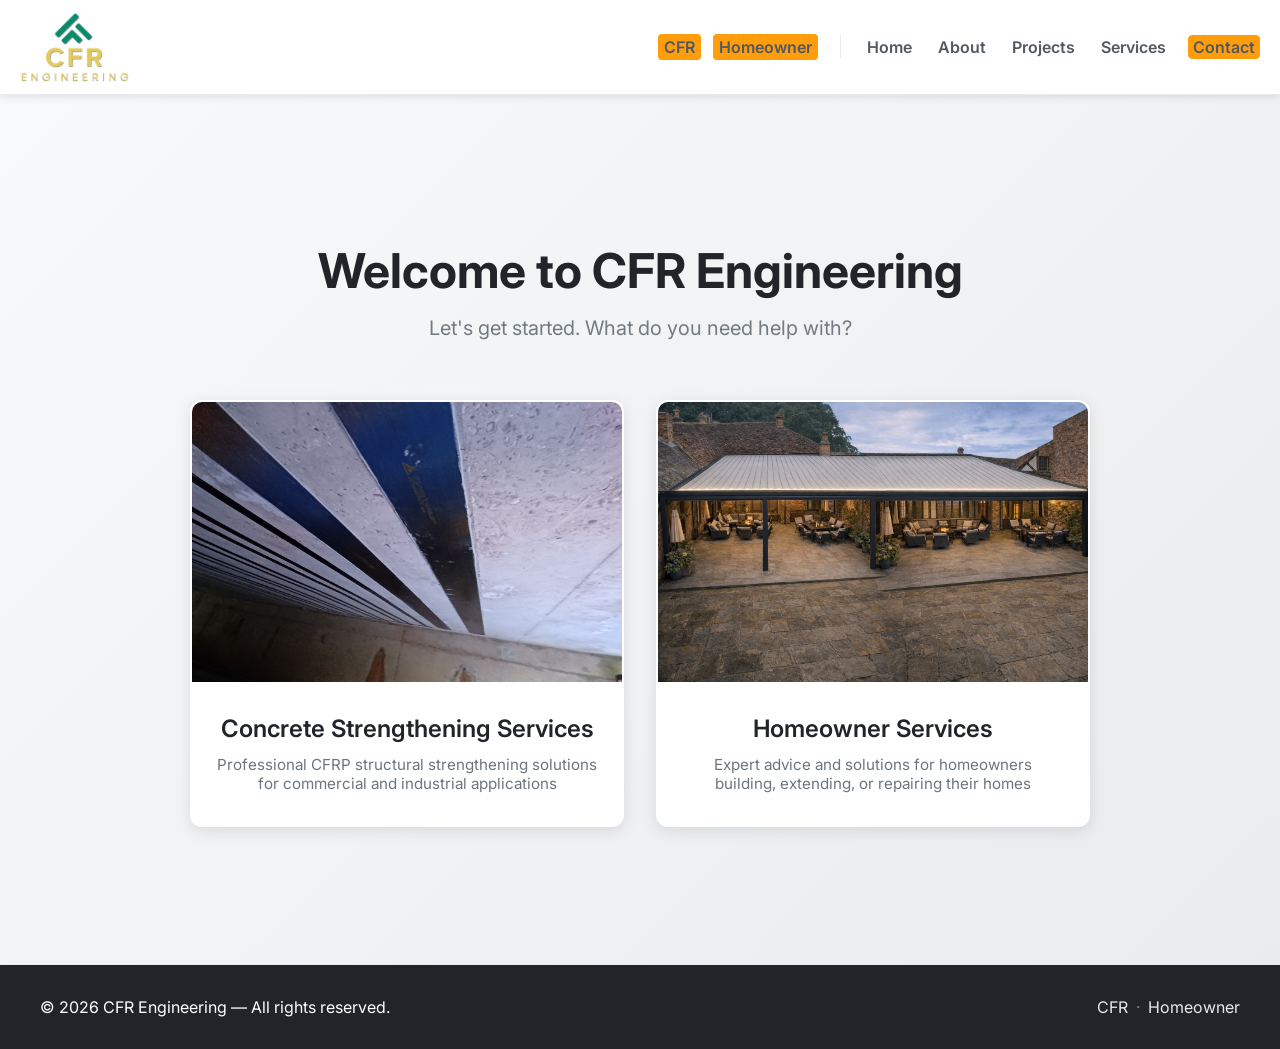
<file: index.html>
<!doctype html>
<html lang="en">
  <head>
    <meta charset="utf-8" />
    <meta name="viewport" content="width=device-width,initial-scale=1" />
    <title>CFR Engineering — Welcome</title>
    <link rel="icon" type="image/jpeg" href="images/logo/cfr-e_logo.jpg" />
    <link rel="stylesheet" href="css/style.css" />
    <link href="https://fonts.googleapis.com/css2?family=Inter:wght@300;400;600;800&display=swap" rel="stylesheet">
  </head>
  <body>
    <div id="header-placeholder"></div>

    <main>
      <section class="landing-hero">
        <div class="landing-container">
          <h1>Welcome to CFR Engineering</h1>
          <p class="tagline">Let's get started. What do you need help with?</p>
          
          <div class="landing-cards">
            <a href="cfr.html" class="landing-card">
              <div class="landing-card-image">
                <img src="images/photos/service_02.jpg" alt="Concrete Strengthening Services" style="width:100%;height:100%;object-fit:cover;" />
              </div>
              <div class="landing-card-content">
                <h2>Concrete Strengthening Services</h2>
                <p>Professional CFRP structural strengthening solutions for commercial and industrial applications</p>
              </div>
            </a>
            
            <a href="homeowner.html" class="landing-card">
              <div class="landing-card-image">
                <img src="images/photos/facade-outdoor/pergola-awning/pic17.jpg" alt="Homeowner Services" style="width:100%;height:100%;object-fit:cover;" />
              </div>
              <div class="landing-card-content">
                <h2>Homeowner Services</h2>
                <p>Expert advice and solutions for homeowners building, extending, or repairing their homes</p>
              </div>
            </a>
          </div>
        </div>
      </section>
    </main>

    <div id="footer-placeholder"></div>

    <script src="js/main.js"></script>
  </body>
</html>
</file>
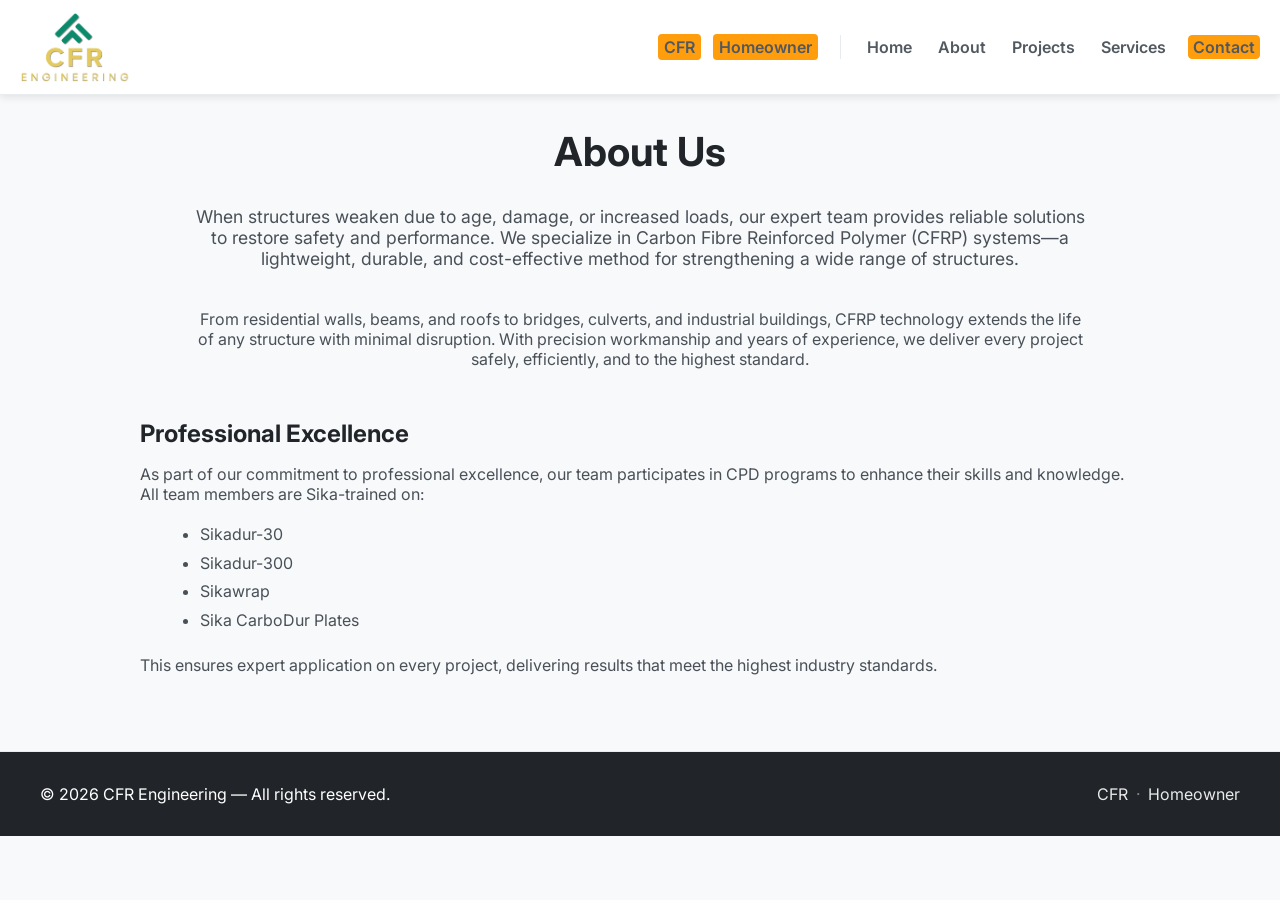
<file: about.html>
<!doctype html>
<html lang="en">
  <head>
    <meta charset="utf-8" />
    <meta name="viewport" content="width=device-width,initial-scale=1" />
    <title>About — Carbon Fibre Installation</title>
    <link rel="icon" type="image/jpeg" href="images/logo/cfr-e_logo.jpg" />
    <link rel="stylesheet" href="css/style.css" />
    <link href="https://fonts.googleapis.com/css2?family=Inter:wght@300;400;600;800&display=swap" rel="stylesheet">
  </head>
  <body class="page-bg">
    <div id="header-placeholder"></div>
    <main style="padding:100px 20px 60px;">
      <div style="max-width:1000px;margin:0 auto;">
        <h1 style="text-align:center;font-size:2.5rem;margin-bottom:30px;color:#212529;">About Us</h1>
        <p style="font-size:1.1rem;color:#495057;text-align:center;max-width:900px;margin:0 auto 40px;">When structures weaken due to age, damage, or increased loads, our expert team provides reliable solutions to restore safety and performance. We specialize in Carbon Fibre Reinforced Polymer (CFRP) systems—a lightweight, durable, and cost-effective method for strengthening a wide range of structures.</p>
        <p style="color:#495057;text-align:center;max-width:900px;margin:0 auto 50px;">From residential walls, beams, and roofs to bridges, culverts, and industrial buildings, CFRP technology extends the life of any structure with minimal disruption. With precision workmanship and years of experience, we deliver every project safely, efficiently, and to the highest standard.</p>
        
        <h2 style="color:#212529;margin-top:40px;">Professional Excellence</h2>
        <p style="color:#495057;">As part of our commitment to professional excellence, our team participates in CPD programs to enhance their skills and knowledge. All team members are Sika-trained on:</p>
        <ul style="margin:12px 0 20px 20px;line-height:1.8;color:#495057;">
          <li>Sikadur-30</li>
          <li>Sikadur-300</li>
          <li>Sikawrap</li>
          <li>Sika CarboDur Plates</li>
        </ul>
        <p style="color:#495057;">This ensures expert application on every project, delivering results that meet the highest industry standards.</p>
      </div>
    </main>
    <div id="footer-placeholder"></div>
    <script src="js/main.js"></script>
  </body>
</html>
</file>
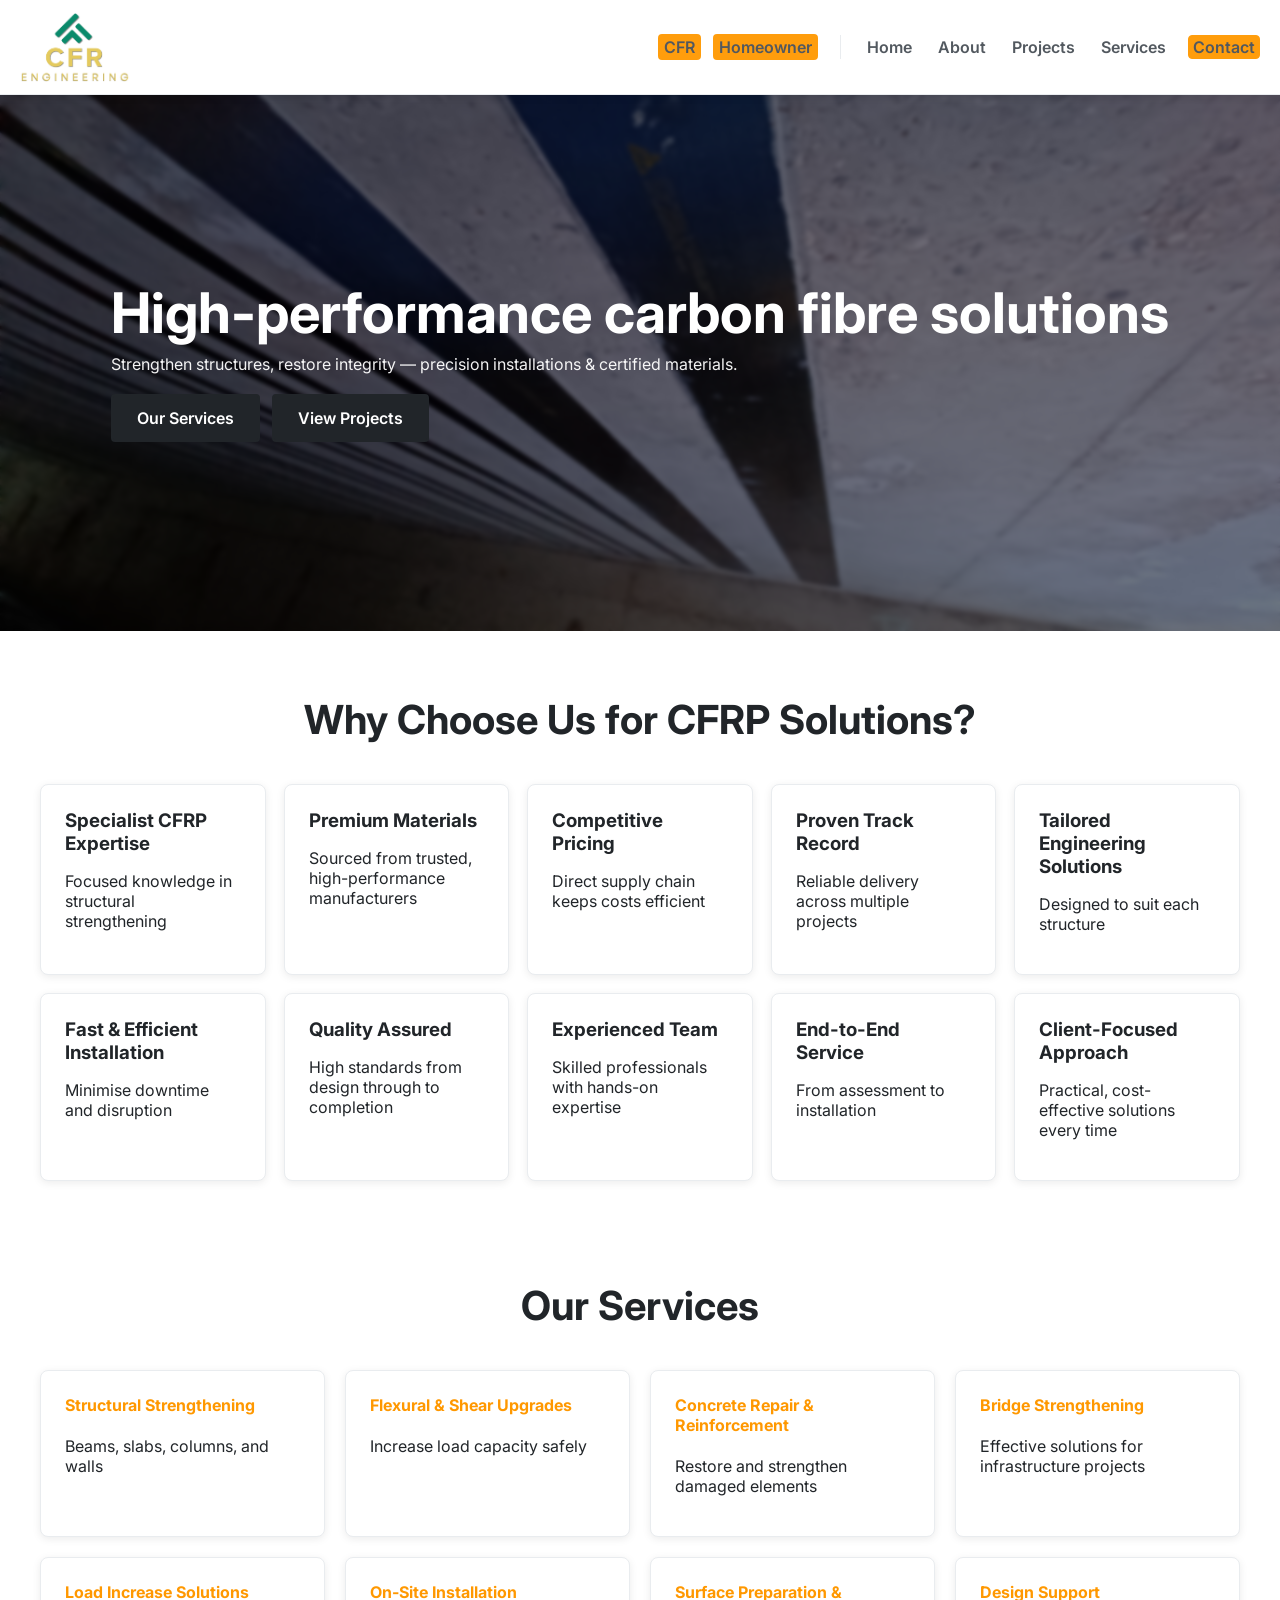
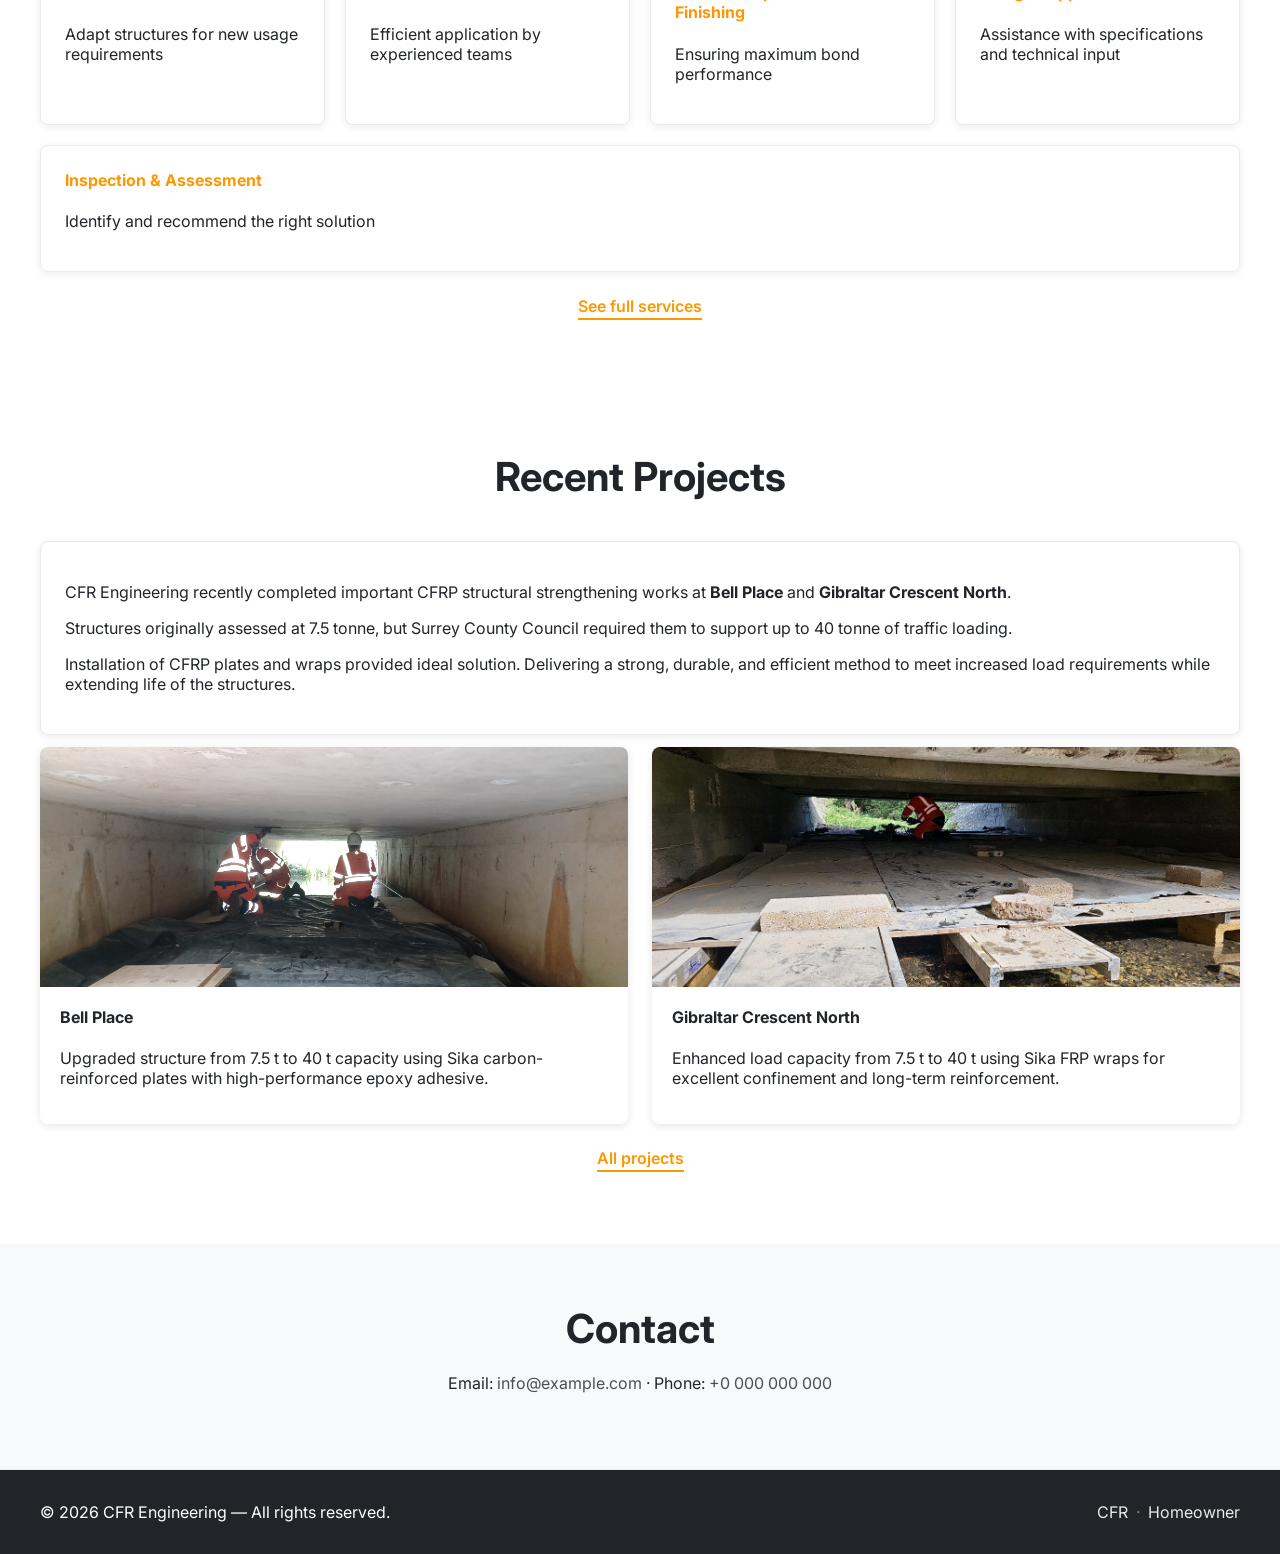
<file: cfr.html>
<!doctype html>
<html lang="en">
  <head>
    <meta charset="utf-8" />
    <meta name="viewport" content="width=device-width,initial-scale=1" />
    <title>Concrete Strengthening Services — CFR Engineering</title>
    <link rel="icon" type="image/jpeg" href="images/logo/cfr-e_logo.jpg" />
    <link rel="stylesheet" href="css/style.css" />
    <link href="https://fonts.googleapis.com/css2?family=Inter:wght@300;400;600;800&display=swap" rel="stylesheet">
  </head>
  <body>
    <div id="header-placeholder"></div>

    <main>
      <section class="hero">
        <div class="hero-inner">
          <h1>High-performance carbon fibre solutions</h1>
          <p class="tagline">Strengthen structures, restore integrity — precision installations & certified materials.</p>
          <p class="cta-row"><a class="primary-cta" href="#services">Our Services</a><a class="primary-cta" href="#projects">View Projects</a></p>
        </div>
      </section>

      <section class="attributes" aria-label="Why choose us">
        <h2 style="text-align:center;font-size:2.5rem;margin-bottom:40px;color:#212529;">Why Choose Us for CFRP Solutions?</h2>
        <div class="grid">
          <article class="tile">
            <h3>Specialist CFRP Expertise</h3>
            <p>Focused knowledge in structural strengthening</p>
          </article>
          <article class="tile">
            <h3>Premium Materials</h3>
            <p>Sourced from trusted, high-performance manufacturers</p>
          </article>
          <article class="tile">
            <h3>Competitive Pricing</h3>
            <p>Direct supply chain keeps costs efficient</p>
          </article>
          <article class="tile">
            <h3>Proven Track Record</h3>
            <p>Reliable delivery across multiple projects</p>
          </article>
          <article class="tile">
            <h3>Tailored Engineering Solutions</h3>
            <p>Designed to suit each structure</p>
          </article>
          <article class="tile">
            <h3>Fast & Efficient Installation</h3>
            <p>Minimise downtime and disruption</p>
          </article>
          <article class="tile">
            <h3>Quality Assured</h3>
            <p>High standards from design through to completion</p>
          </article>
          <article class="tile">
            <h3>Experienced Team</h3>
            <p>Skilled professionals with hands-on expertise</p>
          </article>
          <article class="tile">
            <h3>End-to-End Service</h3>
            <p>From assessment to installation</p>
          </article>
          <article class="tile">
            <h3>Client-Focused Approach</h3>
            <p>Practical, cost-effective solutions every time</p>
          </article>
        </div>
      </section>

      <section id="services" class="services-preview">
        <h2>Our Services</h2>
        <div class="cards">
          <div class="card"><h4>Structural Strengthening</h4><p>Beams, slabs, columns, and walls</p></div>
          <div class="card"><h4>Flexural & Shear Upgrades</h4><p>Increase load capacity safely</p></div>
          <div class="card"><h4>Concrete Repair & Reinforcement</h4><p>Restore and strengthen damaged elements</p></div>
          <div class="card"><h4>Bridge Strengthening</h4><p>Effective solutions for infrastructure projects</p></div>
          <div class="card"><h4>Load Increase Solutions</h4><p>Adapt structures for new usage requirements</p></div>
          <div class="card"><h4>On-Site Installation</h4><p>Efficient application by experienced teams</p></div>
          <div class="card"><h4>Surface Preparation & Finishing</h4><p>Ensuring maximum bond performance</p></div>
          <div class="card"><h4>Design Support</h4><p>Assistance with specifications and technical input</p></div>
          <div class="card"><h4>Inspection & Assessment</h4><p>Identify and recommend the right solution</p></div>
        </div>
        <p class="more"><a href="services.html">See full services</a></p>
      </section>

      <section id="projects" class="projects-preview">
        <h2>Recent Projects</h2>
        <div class="project-list">
          <div class="card"><p>CFR Engineering recently completed important CFRP structural strengthening works at <b>Bell Place</b> and <b>Gibraltar Crescent North</b>. </p></p>Structures originally assessed at 7.5 tonne, but Surrey County Council required them to support up to 40 tonne of traffic loading. </p></p>Installation of CFRP plates and wraps provided ideal solution. Delivering a strong, durable, and efficient method to meet increased load requirements while extending life of the structures.</p></div>
          </div>
        <div class="project-list">
          <article class="project">
            <img src="images/photos/bell_place/20250822_090637.jpg" alt="Bell Place aerial view" class="project-image" />
            <div class="project-content">
              <h4>Bell Place</h4>
              <p>Upgraded structure from 7.5 t to 40 t capacity using Sika carbon-reinforced plates with high-performance epoxy adhesive.</p>
            </div>
          </article>
          <article class="project">
            <img src="images/photos/gibraltar/Picture4.jpg" alt="Gibraltar Crescent North structural reinforcement" class="project-image" />
            <div class="project-content">
              <h4>Gibraltar Crescent North</h4>
              <p>Enhanced load capacity from 7.5 t to 40 t using Sika FRP wraps for excellent confinement and long-term reinforcement.</p>
            </div>
          </article>
        </div>
        <p class="more"><a href="projects.html">All projects</a></p>
      </section>

      <section id="contact" class="contact">
        <h2>Contact</h2>
        <p>Email: <a href="mailto:info@example.com">info@example.com</a> · Phone: <a href="tel:+000000000">+0 000 000 000</a></p>
      </section>
    </main>

    <div id="footer-placeholder"></div>

    <script src="js/main.js"></script>
  </body>
</html>
</file>
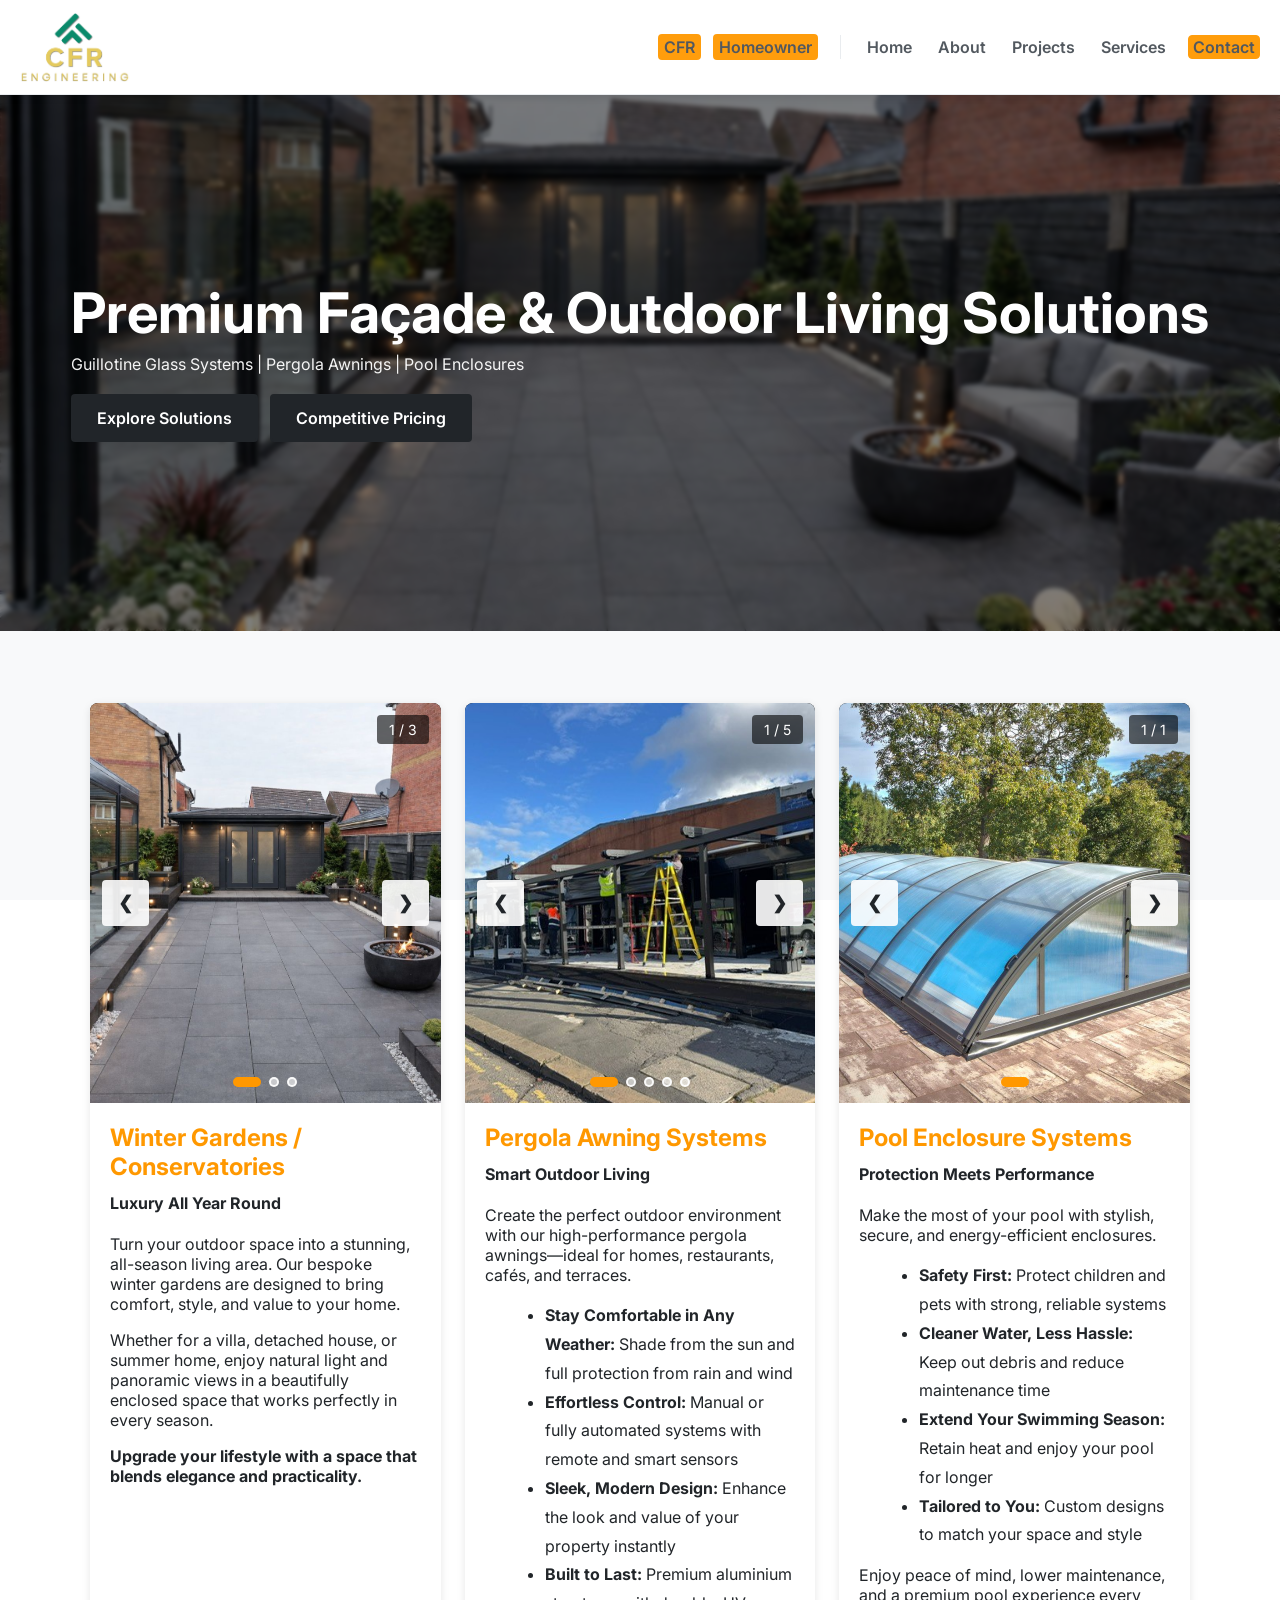
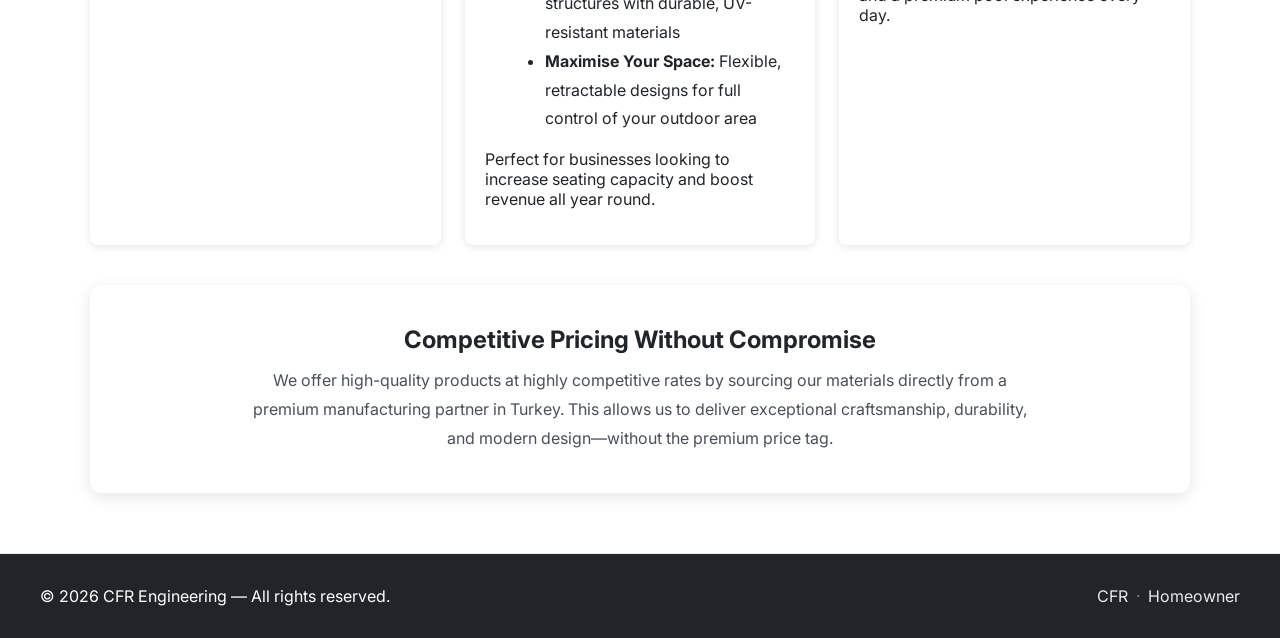
<file: homeowner.html>
<!doctype html>
<html lang="en">
  <head>
    <meta charset="utf-8" />
    <meta name="viewport" content="width=device-width,initial-scale=1" />
    <title>Homeowner Services — CFR Engineering</title>
    <link rel="icon" type="image/jpeg" href="images/logo/cfr-e_logo.jpg" />
    <link rel="stylesheet" href="css/style.css" />
    <link href="https://fonts.googleapis.com/css2?family=Inter:wght@300;400;600;800&display=swap" rel="stylesheet">
  </head>
  <body class="page-bg">
    <div id="header-placeholder"></div>
    
    <main>
      <section class="hero" style="background-image:url('images/photos/facade-outdoor/winter-garden/pic16.jpg');">
        <div class="hero-inner">
          <h1>Premium Façade & Outdoor Living Solutions</h1>
          <p class="tagline">Guillotine Glass Systems | Pergola Awnings | Pool Enclosures</p>
          <p class="cta-row"><a class="primary-cta" href="#homeowner-services">Explore Solutions</a><a class="primary-cta" href="#pricing">Competitive Pricing</a></p>
        </div>
      </section>

      <section id="homeowner-services" style="padding:60px 20px 60px;">
      <div style="max-width:1100px;margin:0 auto;">
        
        <div class="project-list" style="margin-bottom:40px;">
          <article class="project">
            <div class="slideshow-gallery">
              <div class="slides">
                <div class="slide active">
                  <img src="images/photos/facade-outdoor/winter-garden/pic16.jpg" alt="Winter Garden - View 1" />
                </div>
                <div class="slide">
                  <img src="images/photos/facade-outdoor/winter-garden/pic4.jpg" alt="Winter Garden - View 2" />
                </div>
                <div class="slide">
                  <img src="images/photos/facade-outdoor/winter-garden/pic8.jpg" alt="Winter Garden - View 3" />
                </div>
              </div>
              <button class="prev">&#10094;</button>
              <button class="next">&#10095;</button>
              <div class="dots">
                <span class="dot active"></span>
                <span class="dot"></span>
                <span class="dot"></span>
              </div>
              <div class="counter">1 / 3</div>
            </div>
            <div class="project-content">
              <h2 style="margin-top:0;color:#ff9800;">Winter Gardens / Conservatories</h2>
              <h4>Luxury All Year Round</h4>
              <p>Turn your outdoor space into a stunning, all-season living area. Our bespoke winter gardens are designed to bring comfort, style, and value to your home.</p>
              <p>Whether for a villa, detached house, or summer home, enjoy natural light and panoramic views in a beautifully enclosed space that works perfectly in every season.</p>
              <p><strong>Upgrade your lifestyle with a space that blends elegance and practicality.</strong></p>
            </div>
          </article>
          
          <article class="project">
            <div class="slideshow-gallery">
              <div class="slides">
                <div class="slide active">
                  <img src="images/photos/facade-outdoor/pergola-awning/pic1.jpg" alt="Pergola Awning - View 1" />
                </div>
                <div class="slide">
                  <img src="images/photos/facade-outdoor/pergola-awning/pic17.jpg" alt="Pergola Awning - View 2" />
                </div>
                <div class="slide">
                  <img src="images/photos/facade-outdoor/pergola-awning/pic2.jpg" alt="Pergola Awning - View 3" />
                </div>
                <div class="slide">
                  <img src="images/photos/facade-outdoor/pergola-awning/pic3.jpg" alt="Pergola Awning - View 4" />
                </div>
                <div class="slide">
                  <img src="images/photos/facade-outdoor/pergola-awning/pic5.jpg" alt="Pergola Awning - View 5" />
                </div>
              </div>
              <button class="prev">&#10094;</button>
              <button class="next">&#10095;</button>
              <div class="dots">
                <span class="dot active"></span>
                <span class="dot"></span>
                <span class="dot"></span>
                <span class="dot"></span>
                <span class="dot"></span>
              </div>
              <div class="counter">1 / 5</div>
            </div>
            <div class="project-content">
              <h2 style="margin-top:0;color:#ff9800;">Pergola Awning Systems</h2>
              <h4>Smart Outdoor Living</h4>
              <p>Create the perfect outdoor environment with our high-performance pergola awnings—ideal for homes, restaurants, cafés, and terraces.</p>
              <ul style="margin:12px 0 12px 20px;line-height:1.8;">
                <li><strong>Stay Comfortable in Any Weather:</strong> Shade from the sun and full protection from rain and wind</li>
                <li><strong>Effortless Control:</strong> Manual or fully automated systems with remote and smart sensors</li>
                <li><strong>Sleek, Modern Design:</strong> Enhance the look and value of your property instantly</li>
                <li><strong>Built to Last:</strong> Premium aluminium structures with durable, UV-resistant materials</li>
                <li><strong>Maximise Your Space:</strong> Flexible, retractable designs for full control of your outdoor area</li>
              </ul>
              <p>Perfect for businesses looking to increase seating capacity and boost revenue all year round.</p>
            </div>
          </article>
          
          <article class="project">
            <div class="slideshow-gallery">
              <div class="slides">
                <div class="slide active">
                  <img src="images/photos/facade-outdoor/pool-enclousre/klasik1.jpg" alt="Pool Enclosure - View 1" />
                </div>
              </div>
              <button class="prev">&#10094;</button>
              <button class="next">&#10095;</button>
              <div class="dots">
                <span class="dot active"></span>
              </div>
              <div class="counter">1 / 1</div>
            </div>
            <div class="project-content">
              <h2 style="margin-top:0;color:#ff9800;">Pool Enclosure Systems</h2>
              <h4>Protection Meets Performance</h4>
              <p>Make the most of your pool with stylish, secure, and energy-efficient enclosures.</p>
              <ul style="margin:12px 0 12px 20px;line-height:1.8;">
                <li><strong>Safety First:</strong> Protect children and pets with strong, reliable systems</li>
                <li><strong>Cleaner Water, Less Hassle:</strong> Keep out debris and reduce maintenance time</li>
                <li><strong>Extend Your Swimming Season:</strong> Retain heat and enjoy your pool for longer</li>
                <li><strong>Tailored to You:</strong> Custom designs to match your space and style</li>
              </ul>
              <p>Enjoy peace of mind, lower maintenance, and a premium pool experience every day.</p>
            </div>
          </article>
        </div>
        
        <div id="pricing" style="background:#ffffff;padding:40px 32px;border-radius:12px;box-shadow:0 4px 16px rgba(0,0,0,0.1);margin-top:40px;">
          <h2 style="text-align:center;color:#212529;margin-top:0;">Competitive Pricing Without Compromise</h2>
          <p style="color:#495057;text-align:center;max-width:800px;margin:0 auto;line-height:1.8;">We offer high-quality products at highly competitive rates by sourcing our materials directly from a premium manufacturing partner in Turkey. This allows us to deliver exceptional craftsmanship, durability, and modern design—without the premium price tag.</p>
        </div>
      </div>
      </section>
    </main>
    
    <div id="footer-placeholder"></div>

    <script src="js/main.js"></script>
  </body>
</html>
</file>
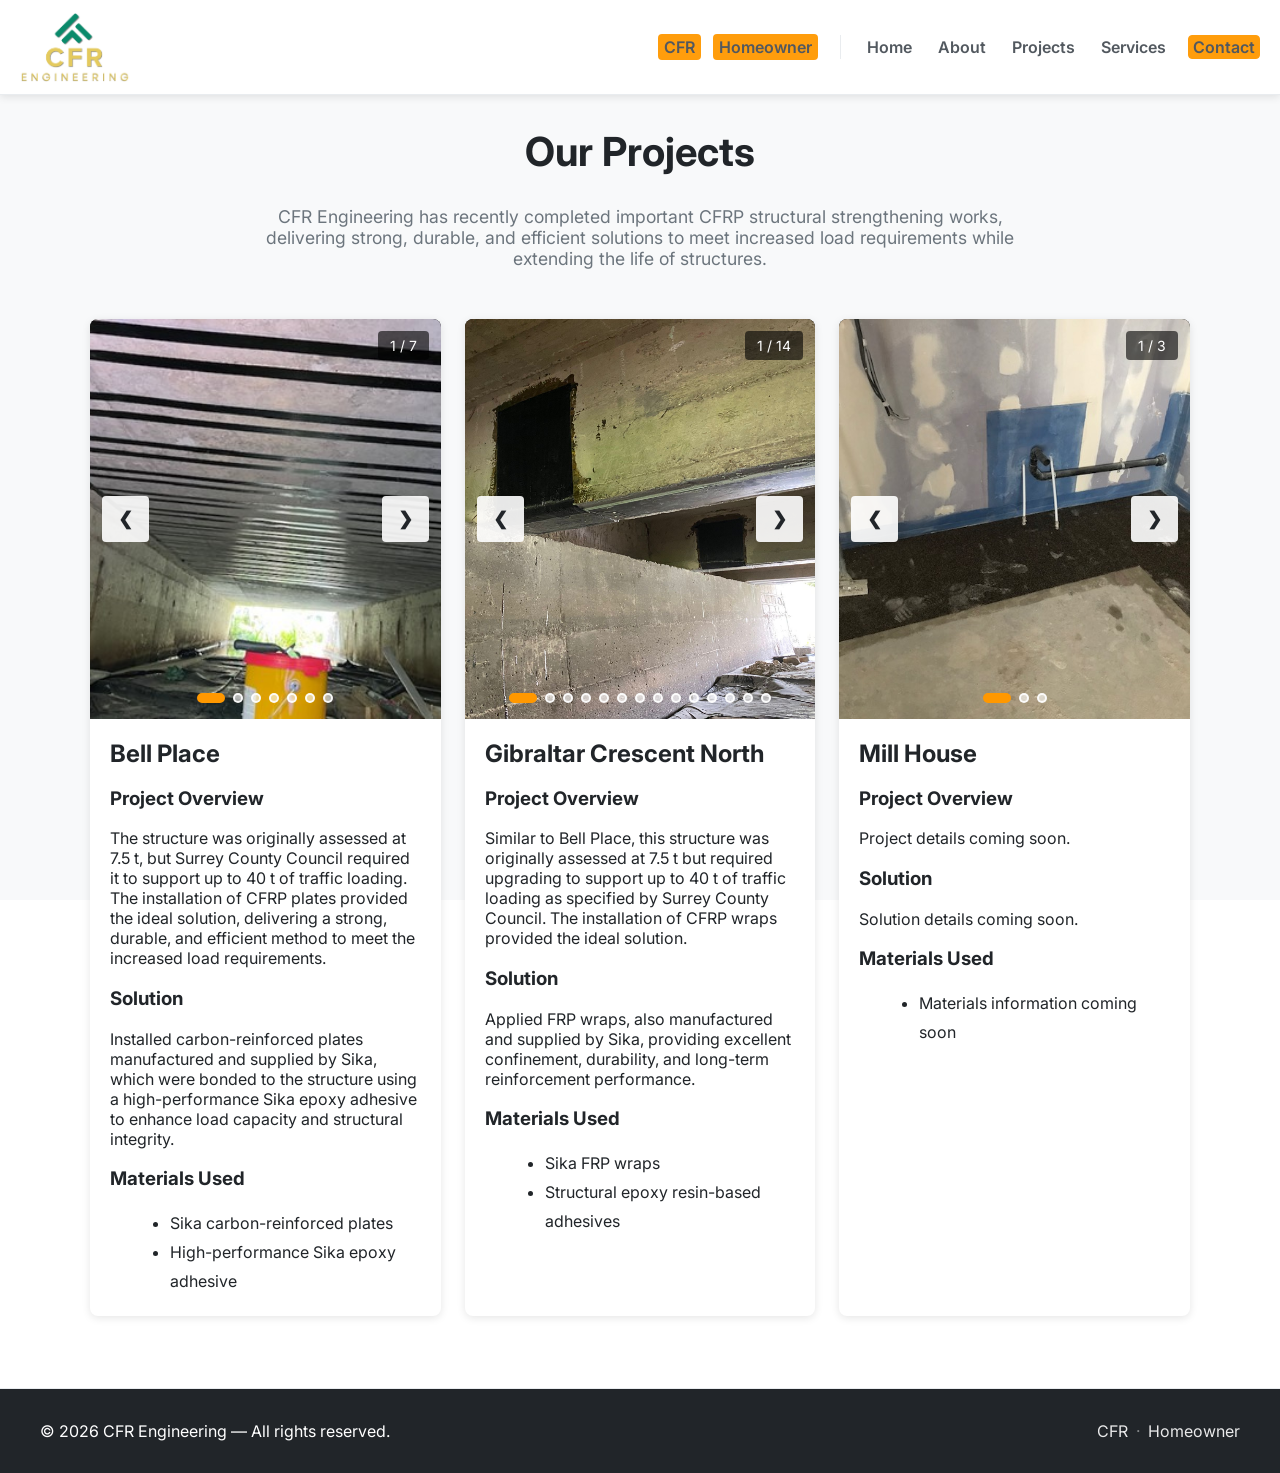
<file: projects.html>
<!doctype html>
<html lang="en">
  <head>
    <meta charset="utf-8" />
    <meta name="viewport" content="width=device-width,initial-scale=1" />
    <title>Projects — CFR Engineering</title>
    <link rel="icon" type="image/jpeg" href="images/logo/cfr-e_logo.jpg" />
    <link rel="stylesheet" href="css/style.css" />
    <link href="https://fonts.googleapis.com/css2?family=Inter:wght@300;400;600;800&display=swap" rel="stylesheet">
  </head>
  <body class="page-bg">
    <div id="header-placeholder"></div>
    <main style="padding:100px 20px 60px;">
      <div style="max-width:1100px;margin:0 auto;">
        <h1 style="text-align:center;font-size:2.5rem;margin-bottom:30px;color:#212529;">Our Projects</h1>
        <p style="text-align:center;max-width:800px;margin:0 auto 50px;font-size:1.1rem;color:#6c757d;">CFR Engineering has recently completed important CFRP structural strengthening works, delivering strong, durable, and efficient solutions to meet increased load requirements while extending the life of structures.</p>
        
        <div class="project-list">
          <article class="project">
            <div class="slideshow-gallery">
              <div class="slides">
                <div class="slide active">
                  <img src="images/photos/bell_place/Picture1.jpg" alt="Bell Place - View 1" />
                </div>
                <div class="slide">
                  <img src="images/photos/bell_place/20250820_145505.jpg" alt="Bell Place - View 2" />
                </div>
                <div class="slide">
                  <img src="images/photos/bell_place/20250822_090637.jpg" alt="Bell Place - View 3" />
                </div>
                <div class="slide">
                  <img src="images/photos/bell_place/20250826_105947.jpg" alt="Bell Place - View 4" />
                </div>
                <div class="slide">
                  <img src="images/photos/bell_place/IMG-20250926-WA0091.jpg" alt="Bell Place - View 5" />
                </div>
                <div class="slide">
                  <img src="images/photos/bell_place/IMG-20250929-WA0001.jpg" alt="Bell Place - View 6" />
                </div>
                <div class="slide">
                  <img src="images/photos/bell_place/IMG-20250929-WA0002.jpg" alt="Bell Place - View 7" />
                </div>
              </div>
              <button class="prev">&#10094;</button>
              <button class="next">&#10095;</button>
              <div class="dots">
                <span class="dot active"></span>
                <span class="dot"></span>
                <span class="dot"></span>
                <span class="dot"></span>
                <span class="dot"></span>
                <span class="dot"></span>
                <span class="dot"></span>
              </div>
              <div class="counter">1 / 7</div>
            </div>
            <div class="project-content">
              <h2 style="margin-top:0;">Bell Place</h2>
              <h3>Project Overview</h3>
              <p>The structure was originally assessed at 7.5 t, but Surrey County Council required it to support up to 40 t of traffic loading. The installation of CFRP plates provided the ideal solution, delivering a strong, durable, and efficient method to meet the increased load requirements.</p>
              
              <h3>Solution</h3>
              <p>Installed carbon-reinforced plates manufactured and supplied by Sika, which were bonded to the structure using a high-performance Sika epoxy adhesive to enhance load capacity and structural integrity.</p>
              
              <h3>Materials Used</h3>
              <ul style="margin:8px 0 0 20px;line-height:1.8;">
                <li>Sika carbon-reinforced plates</li>
                <li>High-performance Sika epoxy adhesive</li>
              </ul>
            </div>
          </article>
          
          <article class="project">
            <div class="slideshow-gallery">
              <div class="slides">
                <div class="slide active">
                  <img src="images/photos/gibraltar/IMG-20250929-WA0004.jpg" alt="Gibraltar Crescent North - View 1" />
                </div>
                <div class="slide">
                  <img src="images/photos/gibraltar/Picture2.jpg" alt="Gibraltar Crescent North - View 2" />
                </div>
                <div class="slide">
                  <img src="images/photos/gibraltar/Picture4.jpg" alt="Gibraltar Crescent North - View 3" />
                </div>
                <div class="slide">
                  <img src="images/photos/gibraltar/Picture5.jpg" alt="Gibraltar Crescent North - View 4" />
                </div>
                <div class="slide">
                  <img src="images/photos/gibraltar/IMG-20250926-WA0001.jpg" alt="Gibraltar Crescent North - View 5" />
                </div>
                <div class="slide">
                  <img src="images/photos/gibraltar/IMG-20250926-WA0051.jpg" alt="Gibraltar Crescent North - View 6" />
                </div>
                <div class="slide">
                  <img src="images/photos/gibraltar/IMG-20250926-WA0076.jpg" alt="Gibraltar Crescent North - View 7" />
                </div>
                <div class="slide">
                  <img src="images/photos/gibraltar/IMG-20251002-WA0019.jpg" alt="Gibraltar Crescent North - View 8" />
                </div>
                <div class="slide">
                  <img src="images/photos/gibraltar/TimePhoto_20250926_130953.jpg" alt="Gibraltar Crescent North - View 9" />
                </div>
                <div class="slide">
                  <img src="images/photos/gibraltar/TimePhoto_20251001_084759.jpg" alt="Gibraltar Crescent North - View 10" />
                </div>
                <div class="slide">
                  <img src="images/photos/gibraltar/TimePhoto_20251001_140124.jpg" alt="Gibraltar Crescent North - View 11" />
                </div>
                <div class="slide">
                  <img src="images/photos/gibraltar/TimePhoto_20251002_134314.jpg" alt="Gibraltar Crescent North - View 12" />
                </div>
                <div class="slide">
                  <img src="images/photos/gibraltar/cfrp2.jpg" alt="Gibraltar Crescent North - View 13" />
                </div>
                <div class="slide">
                  <img src="images/photos/gibraltar/project_GCN_05.png" alt="Gibraltar Crescent North - View 14" />
                </div>
              </div>
              <button class="prev">&#10094;</button>
              <button class="next">&#10095;</button>
              <div class="dots">
                <span class="dot active"></span>
                <span class="dot"></span>
                <span class="dot"></span>
                <span class="dot"></span>
                <span class="dot"></span>
                <span class="dot"></span>
                <span class="dot"></span>
                <span class="dot"></span>
                <span class="dot"></span>
                <span class="dot"></span>
                <span class="dot"></span>
                <span class="dot"></span>
                <span class="dot"></span>
                <span class="dot"></span>
              </div>
              <div class="counter">1 / 14</div>
            </div>
            <div class="project-content">
              <h2 style="margin-top:0;">Gibraltar Crescent North</h2>
              <h3>Project Overview</h3>
              <p>Similar to Bell Place, this structure was originally assessed at 7.5 t but required upgrading to support up to 40 t of traffic loading as specified by Surrey County Council. The installation of CFRP wraps provided the ideal solution.</p>
              
              <h3>Solution</h3>
              <p>Applied FRP wraps, also manufactured and supplied by Sika, providing excellent confinement, durability, and long-term reinforcement performance.</p>
              
              <h3>Materials Used</h3>
              <ul style="margin:8px 0 0 20px;line-height:1.8;">
                <li>Sika FRP wraps</li>
                <li>Structural epoxy resin-based adhesives</li>
              </ul>
            </div>
          </article>
          
          <article class="project">
            <div class="slideshow-gallery">
              <div class="slides">
                <div class="slide active">
                  <img src="images/photos/mill_house/IMG_4961.jpeg" alt="Mill House - View 1" />
                </div>
                <div class="slide">
                  <img src="images/photos/mill_house/20bd745a-9da0-48ef-bf19-058e55882403.JPG" alt="Mill House - View 2" />
                </div>
                <div class="slide">
                  <img src="images/photos/mill_house/9cdac686-f932-4897-8a69-9ca6b63fcb27.JPG" alt="Mill House - View 3" />
                </div>
              </div>
              <button class="prev">&#10094;</button>
              <button class="next">&#10095;</button>
              <div class="dots">
                <span class="dot active"></span>
                <span class="dot"></span>
                <span class="dot"></span>
              </div>
              <div class="counter">1 / 3</div>
            </div>
            <div class="project-content">
              <h2 style="margin-top:0;">Mill House</h2>
              <h3>Project Overview</h3>
              <p>Project details coming soon.</p>
              
              <h3>Solution</h3>
              <p>Solution details coming soon.</p>
              
              <h3>Materials Used</h3>
              <ul style="margin:8px 0 0 20px;line-height:1.8;">
                <li>Materials information coming soon</li>
              </ul>
            </div>
          </article>
        </div>
      </div>
    </main>
    <div id="footer-placeholder"></div>
    <script src="js/main.js"></script>
  </body>
</html>
</file>
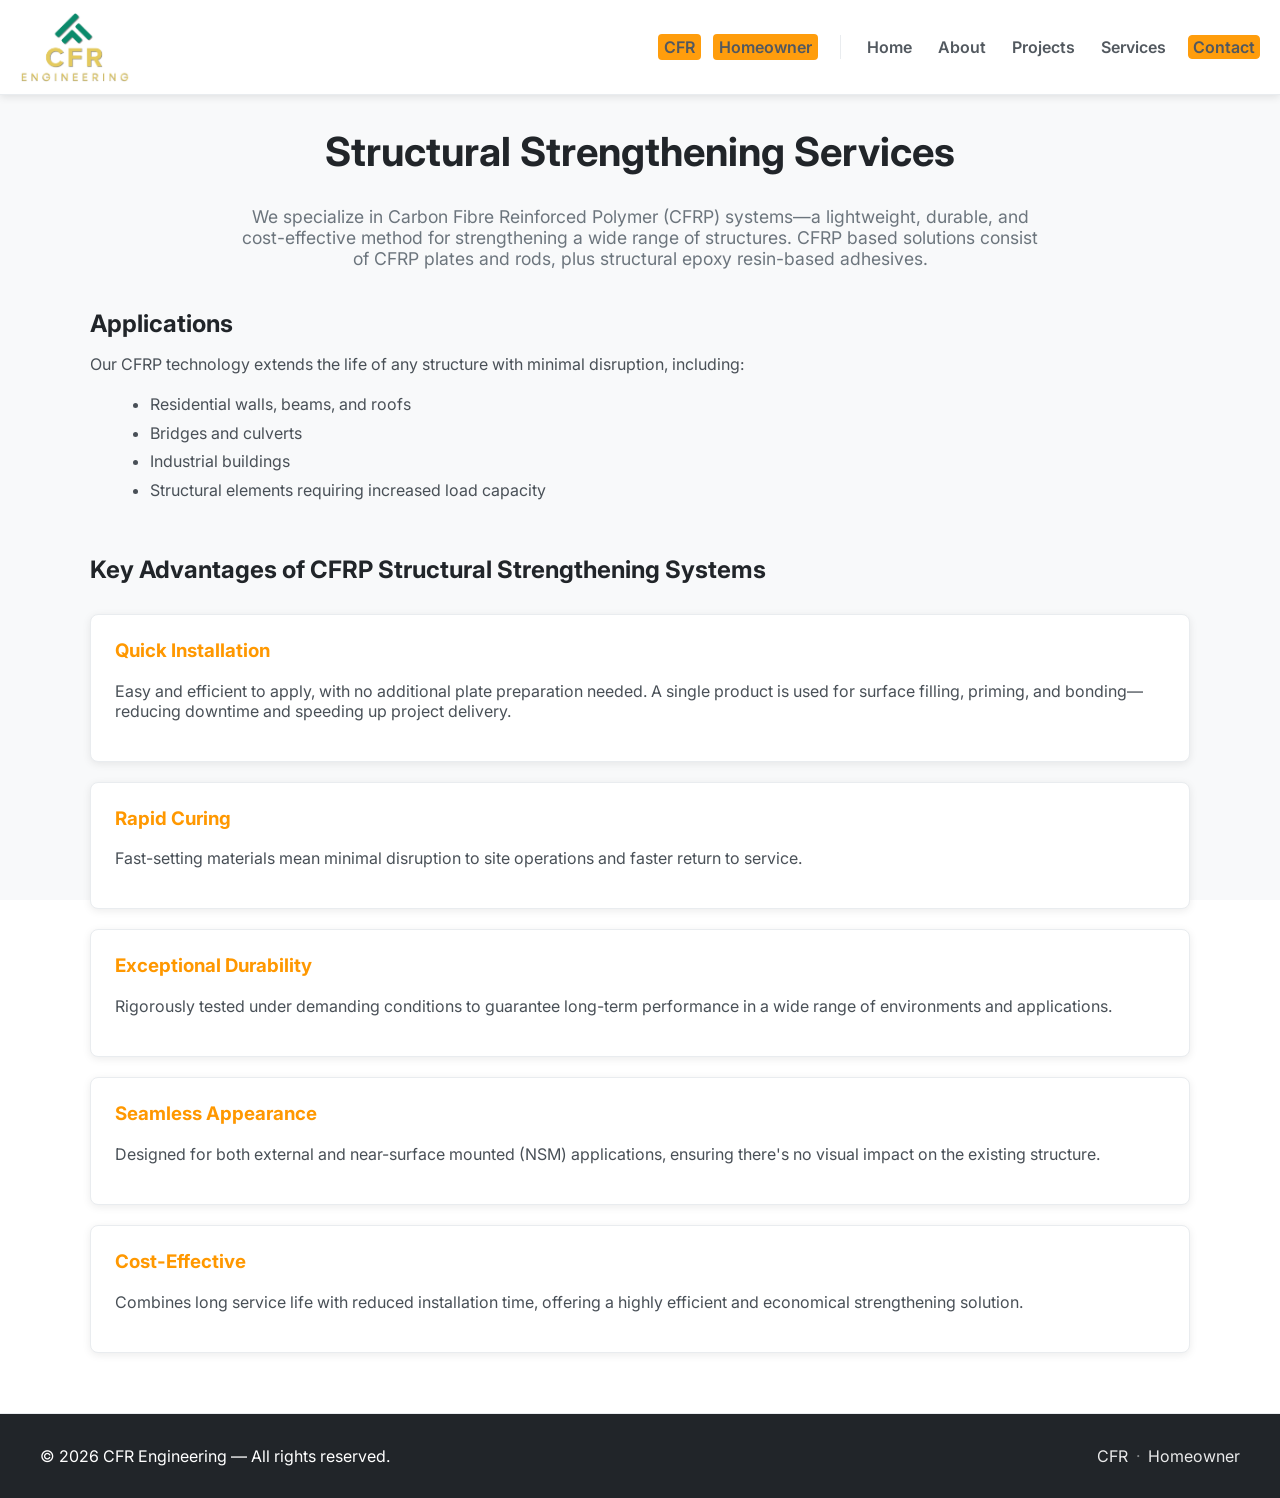
<file: services.html>
<!doctype html>
<html lang="en">
  <head>
    <meta charset="utf-8" />
    <meta name="viewport" content="width=device-width,initial-scale=1" />
    <title>Services — CFR Engineering</title>
    <link rel="icon" type="image/jpeg" href="images/logo/cfr-e_logo.jpg" />
    <link rel="stylesheet" href="css/style.css" />
    <link href="https://fonts.googleapis.com/css2?family=Inter:wght@300;400;600;800&display=swap" rel="stylesheet">
  </head>
  <body class="page-bg">
    <div id="header-placeholder"></div>
    <main style="padding:100px 20px 60px;">
      <div style="max-width:1100px;margin:0 auto;">
        <h1 style="text-align:center;font-size:2.5rem;margin-bottom:30px;color:#212529;">Structural Strengthening Services</h1>
        <p style="text-align:center;max-width:800px;margin:0 auto 40px;font-size:1.1rem;color:#6c757d;">We specialize in Carbon Fibre Reinforced Polymer (CFRP) systems—a lightweight, durable, and cost-effective method for strengthening a wide range of structures. CFRP based solutions consist of CFRP plates and rods, plus structural epoxy resin-based adhesives.</p>
        
        <h2 style="color:#212529;margin-top:40px;">Applications</h2>
        <p style="color:#495057;">Our CFRP technology extends the life of any structure with minimal disruption, including:</p>
        <ul style="margin:12px 0 20px 20px;line-height:1.8;color:#495057;">
          <li>Residential walls, beams, and roofs</li>
          <li>Bridges and culverts</li>
          <li>Industrial buildings</li>
          <li>Structural elements requiring increased load capacity</li>
        </ul>

        <h2 style="color:#212529;margin-top:50px;">Key Advantages of CFRP Structural Strengthening Systems</h2>
        <div style="margin-top:30px;">
          <div style="background:#ffffff;padding:24px;border-radius:8px;margin-bottom:20px;border:1px solid #e9ecef;box-shadow:0 2px 8px rgba(0,0,0,0.08);">
            <h3 style="margin-top:0;color:#ff9800;">Quick Installation</h3>
            <p style="color:#495057;">Easy and efficient to apply, with no additional plate preparation needed. A single product is used for surface filling, priming, and bonding—reducing downtime and speeding up project delivery.</p>
          </div>
          
          <div style="background:#ffffff;padding:24px;border-radius:8px;margin-bottom:20px;border:1px solid #e9ecef;box-shadow:0 2px 8px rgba(0,0,0,0.08);">
            <h3 style="margin-top:0;color:#ff9800;">Rapid Curing</h3>
            <p style="color:#495057;">Fast-setting materials mean minimal disruption to site operations and faster return to service.</p>
          </div>
          
          <div style="background:#ffffff;padding:24px;border-radius:8px;margin-bottom:20px;border:1px solid #e9ecef;box-shadow:0 2px 8px rgba(0,0,0,0.08);">
            <h3 style="margin-top:0;color:#ff9800;">Exceptional Durability</h3>
            <p style="color:#495057;">Rigorously tested under demanding conditions to guarantee long-term performance in a wide range of environments and applications.</p>
          </div>
          
          <div style="background:#ffffff;padding:24px;border-radius:8px;margin-bottom:20px;border:1px solid #e9ecef;box-shadow:0 2px 8px rgba(0,0,0,0.08);">
            <h3 style="margin-top:0;color:#ff9800;">Seamless Appearance</h3>
            <p style="color:#495057;">Designed for both external and near-surface mounted (NSM) applications, ensuring there's no visual impact on the existing structure.</p>
          </div>
          
          <div style="background:#ffffff;padding:24px;border-radius:8px;border:1px solid #e9ecef;box-shadow:0 2px 8px rgba(0,0,0,0.08);">
            <h3 style="margin-top:0;color:#ff9800;">Cost-Effective</h3>
            <p style="color:#495057;">Combines long service life with reduced installation time, offering a highly efficient and economical strengthening solution.</p>
          </div>
        </div>
      </div>
    </main>
    <div id="footer-placeholder"></div>
    <script src="js/main.js"></script>
  </body>
</html>
</file>
<file: css/style.css>
:root{
  --bg:#ffffff;--muted:#6c757d;--accent:#212529;--accent-2:#495057;--primary:#ff9800;
  --max-width:1200px;
  --header-height:64px;
  font-size:16px;
}
/* native smooth scrolling as a baseline */
html{scroll-behavior:smooth}
html{-webkit-text-size-adjust:100%}
*{box-sizing:border-box}
html,body{height:100%;margin:0;font-family:Inter,system-ui,Arial,sans-serif;color:var(--accent);background:var(--bg)}
a{color:var(--accent-2);text-decoration:none}
.site-header{position:fixed;top:0;left:0;right:0;display:flex;justify-content:space-between;align-items:center;padding:12px 20px;z-index:10001;transform:none;-webkit-font-smoothing:antialiased;-moz-osx-font-smoothing:grayscale}
.logo{font-weight:600;color:var(--accent);font-size:16px;line-height:1}
.logo img{height:70px;width:auto;display:block}
.header-right{display:flex;align-items:center;gap:12px}
.contact-top{color:var(--muted);font-size:0.95rem;display:flex;gap:8px;align-items:center}
.contact-top a{color:var(--accent-2)}
.sep{opacity:.45}
.main-nav{display:flex;gap:18px;align-items:center}
.main-nav a{color:var(--accent-2);opacity:.95;padding:3px 4px;font-size:16px;line-height:1;font-weight:600}
.mobile-logo{display:none}

/* main nav is visible on large screens; mobile toggle shows at <=960px */

/* Ensure header children don't inherit accidental transforms that change rendering */
.site-header .logo{transform:none}

/* Normalize rendering for header text to avoid bolder appearance on some pages */
.site-header .logo, .site-header .main-nav a, .site-header .contact-top a{
  -webkit-font-smoothing:antialiased;
  -moz-osx-font-smoothing:grayscale;
  text-rendering:optimizeLegibility;
}
.contact-btn{padding:8px 16px;background:#ff9800;color:#ffffff;border:1px solid #ff9800;border-radius:4px;transition:background 0.3s ease}
.contact-btn:hover{background:#f57c00;border-color:#f57c00}
.nav-toggle{display:none;background:transparent;border:0;color:var(--accent-2);font-size:20px}

/* Side nav / mobile */
.main-nav{transition:transform .28s ease, left .28s ease}
.nav-overlay{position:fixed;inset:0;background:rgba(0,0,0,.45);opacity:0;pointer-events:none;transition:opacity .2s ease;z-index:55}
.main-nav.open + .nav-overlay{opacity:1;pointer-events:auto}

/* Header: solid background to remain above content */
.site-header{background:#ffffff;box-shadow:0 2px 8px rgba(0,0,0,0.1);border-bottom:1px solid #e9ecef}
main{padding-top:var(--header-height)}

/* Scroll progress indicator */
.scroll-indicator{position:fixed;left:0;right:0;top:var(--header-height);height:4px;z-index:70;pointer-events:none;opacity:0;transition:opacity .25s ease}
.scroll-indicator .bar{height:100%;width:0;background:linear-gradient(90deg,#000000,#bdbdbd);box-shadow:0 0 8px rgba(0,0,0,.25);transition:width .12s linear}
.scroll-indicator.visible{opacity:1}

/* Background for non-home pages */
.page-bg{background:#f8f9fa;min-height:100vh}


.hero{height:63vh;min-height:390px;background:url('../images/photos/service_02.jpg') no-repeat center;background-size:cover;background-position:center;display:flex;align-items:center;position:relative}
.hero::before{content:'';position:absolute;inset:0;background:rgba(0,0,0,0.5);backdrop-filter:blur(2px);z-index:1}
.hero-inner{max-width:var(--max-width);margin:0 auto;padding:96px 28px 48px;position:relative;z-index:2}
.hero h1{font-size: clamp(28px, 5vw, 56px);margin:0 0 12px;line-height:1.02;color:#ffffff}
.tagline{color:#ffffff;margin:0 0 20px;opacity:0.95}
.cta-row a{display:inline-block;margin-right:12px;padding:12px 24px;border-radius:4px;font-weight:600;transition:all 0.3s ease}
.primary-cta{background:#212529;color:#ffffff;border:2px solid #212529}
.primary-cta:hover{background:#000000;border-color:#000000}
.secondary-cta{background:transparent;color:#212529;border:2px solid #212529}
.secondary-cta:hover{background:#212529;color:#ffffff}

.attributes{padding:64px 20px 40px}
.grid{max-width:var(--max-width);margin:0 auto;display:grid;grid-template-columns:repeat(auto-fit,minmax(220px,1fr));gap:18px}
.tile{background:#ffffff;padding:24px;border-radius:8px;border:1px solid #e9ecef;box-shadow:0 2px 8px rgba(0,0,0,0.08);transition:transform 0.3s ease, box-shadow 0.3s ease}
.tile:hover{transform:translateY(-4px);box-shadow:0 4px 16px rgba(0,0,0,0.12)}
.tile h3{margin:0 0 8px;color:#212529}

.services-preview,.projects-preview{padding:60px 20px;background:#ffffff}
.services-preview h2,.projects-preview h2{text-align:center;font-size:2.5rem;margin-bottom:40px;color:#212529}
.services-preview .cards{display:flex;gap:20px;flex-wrap:wrap;max-width:var(--max-width);margin:12px auto}
.card{background:#ffffff;padding:24px;border-radius:8px;flex:1 1 280px;border:1px solid #e9ecef;box-shadow:0 2px 8px rgba(0,0,0,0.08);transition:transform 0.3s ease}
.card:hover{transform:translateY(-4px)}
.card h4{color:#ff9800;margin-top:0}

.project-list{max-width:var(--max-width);margin:12px auto;display:grid;grid-template-columns:repeat(auto-fit,minmax(280px,1fr));gap:24px}
.project{padding:0;background:#ffffff;border-radius:8px;overflow:hidden;box-shadow:0 2px 8px rgba(0,0,0,0.1);transition:transform 0.3s ease}
.project:hover{transform:translateY(-4px)}
.project-image{width:100%;height:240px;object-fit:cover;display:block;background:#e9ecef}
.project-content{padding:20px}
.project h4{margin-top:0;color:#212529}

/* Slideshow Gallery */
.slideshow-gallery{position:relative;width:100%;height:400px;overflow:hidden;background:#000}
.slideshow-gallery .slides{position:relative;width:100%;height:100%}
.slideshow-gallery .slide{position:absolute;top:0;left:0;width:100%;height:100%;opacity:0;transition:opacity 0.5s ease-in-out}
.slideshow-gallery .slide.active{opacity:1}
.slideshow-gallery .slide img{width:100%;height:100%;object-fit:cover;display:block}
.slideshow-gallery .prev,.slideshow-gallery .next{position:absolute;top:50%;transform:translateY(-50%);background:rgba(255,255,255,0.9);color:#212529;border:none;padding:12px 16px;cursor:pointer;font-size:18px;font-weight:bold;border-radius:4px;transition:all 0.3s ease;z-index:10;user-select:none}
.slideshow-gallery .prev:hover,.slideshow-gallery .next:hover{background:#ffffff;box-shadow:0 2px 8px rgba(0,0,0,0.2)}
.slideshow-gallery .prev{left:12px}
.slideshow-gallery .next{right:12px}
.slideshow-gallery .dots{position:absolute;bottom:16px;left:50%;transform:translateX(-50%);display:flex;gap:8px;z-index:10}
.slideshow-gallery .dot{width:10px;height:10px;border-radius:50%;background:rgba(255,255,255,0.6);border:2px solid rgba(255,255,255,0.9);cursor:pointer;transition:all 0.3s ease}
.slideshow-gallery .dot.active{background:#ff9800;border-color:#ff9800;width:28px;border-radius:5px}
.slideshow-gallery .dot:hover{background:rgba(255,255,255,0.9)}
.slideshow-gallery .counter{position:absolute;top:12px;right:12px;background:rgba(0,0,0,0.6);color:#ffffff;padding:6px 12px;border-radius:4px;font-size:14px;z-index:10}

@media (max-width:768px){
  .slideshow-gallery{height:300px}
  .slideshow-gallery .prev,.slideshow-gallery .next{padding:8px 12px;font-size:16px}
}

.contact{padding:60px 20px;text-align:center;background:#f8f9fa}
.contact h2{font-size:2.5rem;margin-bottom:20px;color:#212529}

.site-footer{border-top:1px solid #e9ecef;padding:32px 20px;margin-top:0;background:#212529;color:#ffffff}
.site-footer p{color:#ffffff;margin:0}
.footer-inner{max-width:var(--max-width);margin:0 auto;display:flex;justify-content:space-between;gap:12px;flex-wrap:wrap}

/* Responsive */
@media (max-width:960px){
  .nav-toggle{display:inline-block}
  .main-nav{position:fixed;top:0;left:-320px;height:100vh;width:280px;flex-direction:column;padding:104px 16px 20px;background:#ffffff;backdrop-filter:blur(6px);border-right:1px solid #e9ecef;z-index:60;box-shadow:2px 0 8px rgba(0,0,0,0.1)}
  .mobile-logo{display:block;position:absolute;top:16px;left:50%;transform:translateX(-50%);padding:0}
  .mobile-logo img{height:55px;width:auto}
  .main-nav a{display:block;padding:12px 6px;border-radius:6px}
  .nav-sections{display:flex;width:100%;flex-direction:row;gap:8px;margin:8px 0 14px}
  .main-nav .section-btn{flex:1;text-align:center;padding:2px 4px}
  .main-nav.open{left:0}
  .nav-overlay{opacity:0;pointer-events:none}
  .main-nav.open ~ .nav-overlay,.main-nav.open + .nav-overlay{opacity:1;pointer-events:auto}
  .hero-inner{padding-top:72px}
  .contact-top{display:none}
}

/* small polish */
h2{margin:0 0 12px}
.more{text-align:center;margin-top:24px}
.more a{color:#ff9800;font-weight:600;text-decoration:none;border-bottom:2px solid #ff9800;padding-bottom:2px;transition:opacity 0.3s ease}
.more a:hover{opacity:0.8}
.attributes{padding:64px 20px 40px;background:#ffffff}

/* Navigation sections (CFR / Homeowner) */
.nav-sections{display:flex;gap:12px;align-items:center}
.section-btn{padding:4px 8px;border-radius:4px;font-weight:600;transition:all 0.3s ease;border:2px solid transparent}
.cfr-btn{background:#ff9800;color:#ffffff;border-color:#ff9800}
.cfr-btn:hover{background:#f57c00;border-color:#f57c00}
.homeowner-btn{background:#ff9800;color:#ffffff;border-color:#ff9800}
.homeowner-btn:hover{background:#f57c00;border-color:#f57c00}
.nav-divider{width:1px;height:24px;background:#e9ecef;margin:0 4px}

/* Footer navigation */
.footer-nav{display:flex;gap:8px;align-items:center}
.footer-nav a{color:#ffffff;opacity:0.9;transition:opacity 0.3s ease}
.footer-nav a:hover{opacity:1}
.footer-nav .sep{color:#ffffff}

/* Landing page styles */
.landing-hero{min-height:100vh;display:flex;align-items:center;justify-content:center;padding:100px 20px 60px;background:linear-gradient(135deg, #f8f9fa 0%, #e9ecef 100%)}
.landing-container{max-width:var(--max-width);margin:0 auto;text-align:center}
.landing-hero h1{font-size:clamp(32px, 5vw, 48px);margin:0 0 16px;color:#212529}
.landing-hero .tagline{font-size:clamp(16px, 2vw, 20px);color:#6c757d;margin:0 0 60px}
.landing-cards{display:grid;grid-template-columns:repeat(auto-fit,minmax(320px,1fr));gap:32px;max-width:900px;margin:0 auto}
.landing-card{display:block;background:#ffffff;border-radius:12px;overflow:hidden;box-shadow:0 4px 16px rgba(0,0,0,0.1);transition:all 0.4s ease;text-decoration:none;border:2px solid transparent}
.landing-card:hover{transform:translateY(-8px);box-shadow:0 8px 32px rgba(0,0,0,0.15);border-color:#ff9800}
.landing-card-image{width:100%;height:280px;background:linear-gradient(135deg, #e9ecef 0%, #dee2e6 100%);display:flex;align-items:center;justify-content:center;font-size:48px;color:#adb5bd;position:relative;overflow:hidden}
.landing-card-content{padding:32px 24px;text-align:center}
.landing-card h2{margin:0;font-size:1.5rem;color:#212529;font-weight:600}
.landing-card p{margin:12px 0 0;color:#6c757d;font-size:0.95rem}

/* Responsive adjustments for landing page */
@media (max-width:960px){
  .landing-cards{grid-template-columns:1fr;max-width:450px}
  .landing-hero{padding:120px 20px 40px}
  .nav-divider{display:none}
}
</file>
